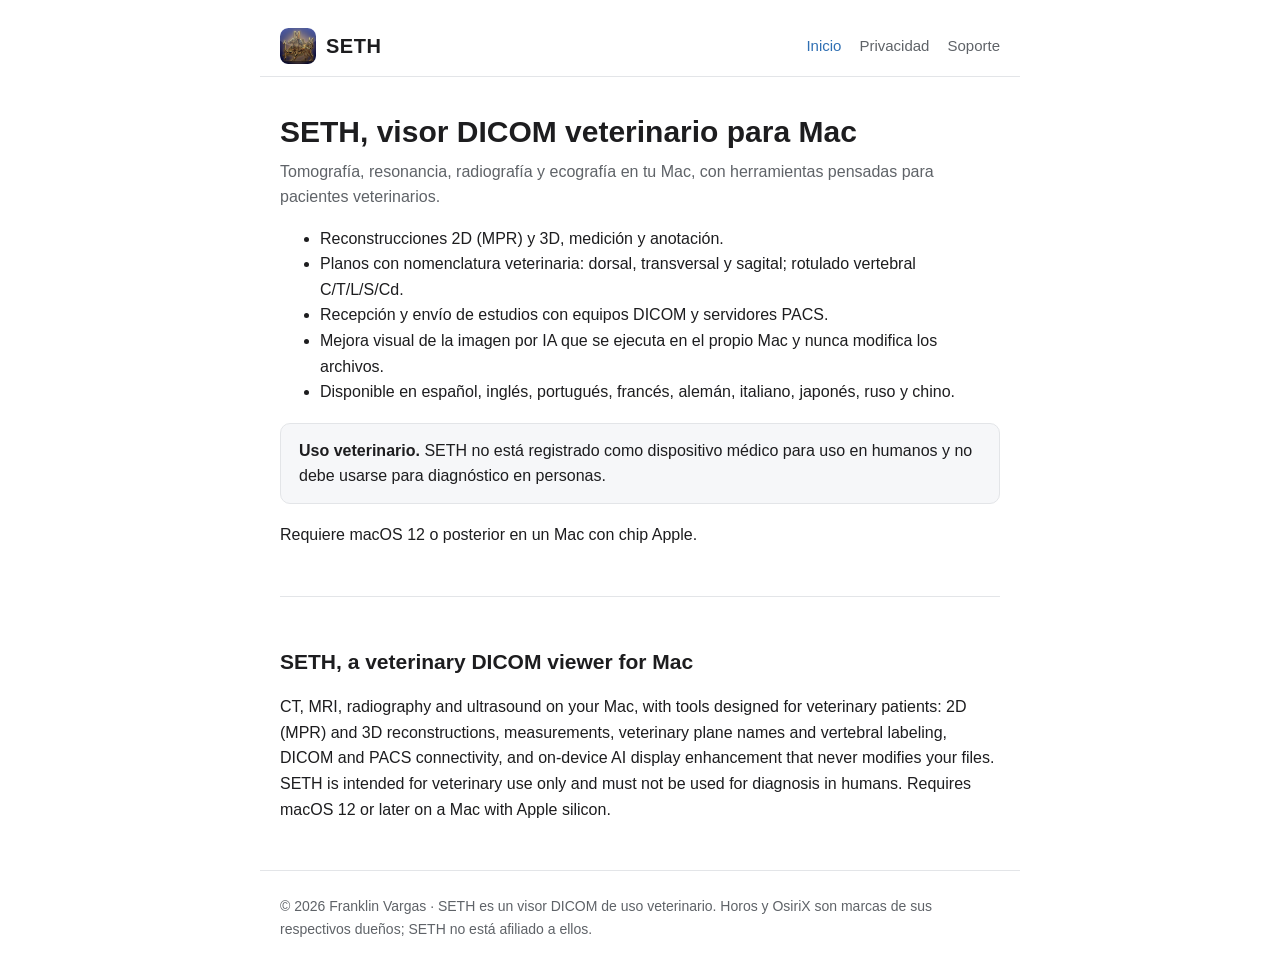
<file: index.html>
<!doctype html>
<html lang="es">
<head>
<meta charset="utf-8">
<meta name="viewport" content="width=device-width, initial-scale=1">
<title>SETH — visor DICOM veterinario para Mac</title>
<meta name="description" content="Visor DICOM para macOS pensado para medicina veterinaria.">
<link rel="icon" href="icono.png">
<link rel="stylesheet" href="estilo.css">
</head>
<body>
<header>
  <a class="marca" href="./"><img src="icono.png" alt="">SETH</a>
  <nav><a href="./" aria-current="page">Inicio</a><a href="privacidad.html">Privacidad</a><a href="soporte.html">Soporte</a></nav>
</header>
<main>
<h1>SETH, visor DICOM veterinario para Mac</h1>
<p class="sub">Tomografía, resonancia, radiografía y ecografía en tu Mac, con herramientas pensadas para pacientes veterinarios.</p>
<ul>
  <li>Reconstrucciones 2D (MPR) y 3D, medición y anotación.</li>
  <li>Planos con nomenclatura veterinaria: dorsal, transversal y sagital; rotulado vertebral C/T/L/S/Cd.</li>
  <li>Recepción y envío de estudios con equipos DICOM y servidores PACS.</li>
  <li>Mejora visual de la imagen por IA que se ejecuta en el propio Mac y nunca modifica los archivos.</li>
  <li>Disponible en español, inglés, portugués, francés, alemán, italiano, japonés, ruso y chino.</li>
</ul>
<div class="caja"><strong>Uso veterinario.</strong> SETH no está registrado como dispositivo médico para uso en humanos y no debe usarse para diagnóstico en personas.</div>
<p>Requiere macOS 12 o posterior en un Mac con chip Apple.</p>
<hr>
<h2 lang="en">SETH, a veterinary DICOM viewer for Mac</h2>
<p lang="en">CT, MRI, radiography and ultrasound on your Mac, with tools designed for veterinary patients: 2D (MPR) and 3D reconstructions, measurements, veterinary plane names and vertebral labeling, DICOM and PACS connectivity, and on-device AI display enhancement that never modifies your files. SETH is intended for veterinary use only and must not be used for diagnosis in humans. Requires macOS 12 or later on a Mac with Apple silicon.</p>
</main>
<footer>© 2026 Franklin Vargas · SETH es un visor DICOM de uso veterinario. Horos y OsiriX son marcas de sus respectivos dueños; SETH no está afiliado a ellos.</footer>
</body>
</html>
</file>
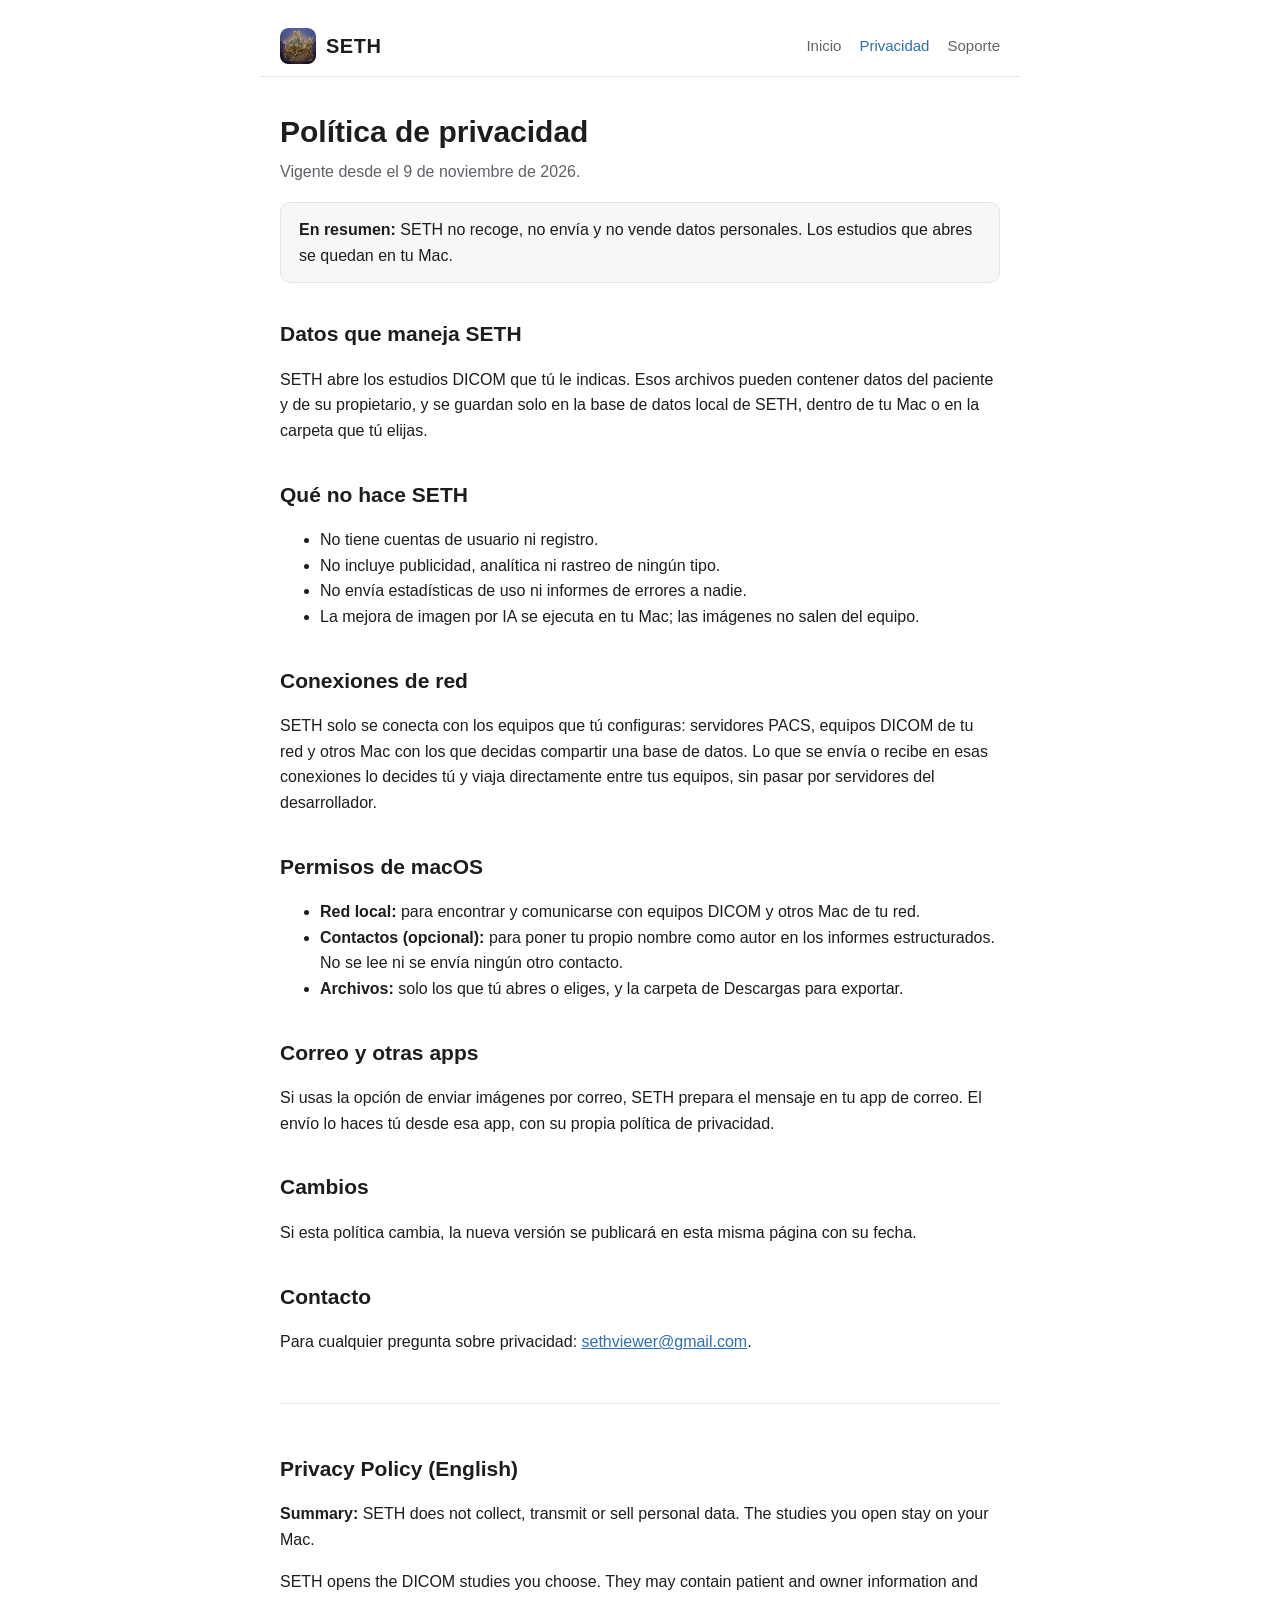
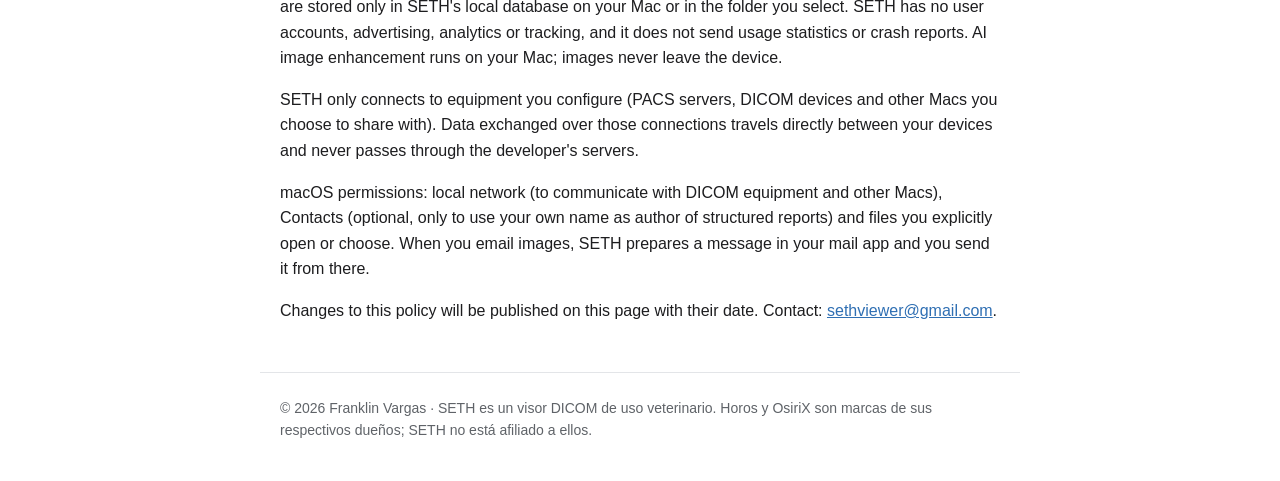
<file: privacidad.html>
<!doctype html>
<html lang="es">
<head>
<meta charset="utf-8">
<meta name="viewport" content="width=device-width, initial-scale=1">
<title>Política de privacidad — SETH</title>
<meta name="description" content="Qué datos usa SETH y qué hace con ellos.">
<link rel="icon" href="icono.png">
<link rel="stylesheet" href="estilo.css">
</head>
<body>
<header>
  <a class="marca" href="./"><img src="icono.png" alt="">SETH</a>
  <nav><a href="./">Inicio</a><a href="privacidad.html" aria-current="page">Privacidad</a><a href="soporte.html">Soporte</a></nav>
</header>
<main>
<h1>Política de privacidad</h1>
<p class="sub">Vigente desde el 9 de noviembre de 2026.</p>
<div class="caja"><strong>En resumen:</strong> SETH no recoge, no envía y no vende datos personales. Los estudios que abres se quedan en tu Mac.</div>
<h2>Datos que maneja SETH</h2>
<p>SETH abre los estudios DICOM que tú le indicas. Esos archivos pueden contener datos del paciente y de su propietario, y se guardan solo en la base de datos local de SETH, dentro de tu Mac o en la carpeta que tú elijas.</p>
<h2>Qué no hace SETH</h2>
<ul>
  <li>No tiene cuentas de usuario ni registro.</li>
  <li>No incluye publicidad, analítica ni rastreo de ningún tipo.</li>
  <li>No envía estadísticas de uso ni informes de errores a nadie.</li>
  <li>La mejora de imagen por IA se ejecuta en tu Mac; las imágenes no salen del equipo.</li>
</ul>
<h2>Conexiones de red</h2>
<p>SETH solo se conecta con los equipos que tú configuras: servidores PACS, equipos DICOM de tu red y otros Mac con los que decidas compartir una base de datos. Lo que se envía o recibe en esas conexiones lo decides tú y viaja directamente entre tus equipos, sin pasar por servidores del desarrollador.</p>
<h2>Permisos de macOS</h2>
<ul>
  <li><strong>Red local:</strong> para encontrar y comunicarse con equipos DICOM y otros Mac de tu red.</li>
  <li><strong>Contactos (opcional):</strong> para poner tu propio nombre como autor en los informes estructurados. No se lee ni se envía ningún otro contacto.</li>
  <li><strong>Archivos:</strong> solo los que tú abres o eliges, y la carpeta de Descargas para exportar.</li>
</ul>
<h2>Correo y otras apps</h2>
<p>Si usas la opción de enviar imágenes por correo, SETH prepara el mensaje en tu app de correo. El envío lo haces tú desde esa app, con su propia política de privacidad.</p>
<h2>Cambios</h2>
<p>Si esta política cambia, la nueva versión se publicará en esta misma página con su fecha.</p>
<h2>Contacto</h2>
<p>Para cualquier pregunta sobre privacidad: <a href="mailto:sethviewer@gmail.com">sethviewer@gmail.com</a>.</p>
<hr>
<h2 lang="en">Privacy Policy (English)</h2>
<div lang="en">
<p><strong>Summary:</strong> SETH does not collect, transmit or sell personal data. The studies you open stay on your Mac.</p>
<p>SETH opens the DICOM studies you choose. They may contain patient and owner information and are stored only in SETH's local database on your Mac or in the folder you select. SETH has no user accounts, advertising, analytics or tracking, and it does not send usage statistics or crash reports. AI image enhancement runs on your Mac; images never leave the device.</p>
<p>SETH only connects to equipment you configure (PACS servers, DICOM devices and other Macs you choose to share with). Data exchanged over those connections travels directly between your devices and never passes through the developer's servers.</p>
<p>macOS permissions: local network (to communicate with DICOM equipment and other Macs), Contacts (optional, only to use your own name as author of structured reports) and files you explicitly open or choose. When you email images, SETH prepares a message in your mail app and you send it from there.</p>
<p>Changes to this policy will be published on this page with their date. Contact: <a href="mailto:sethviewer@gmail.com">sethviewer@gmail.com</a>.</p>
</div>
</main>
<footer>© 2026 Franklin Vargas · SETH es un visor DICOM de uso veterinario. Horos y OsiriX son marcas de sus respectivos dueños; SETH no está afiliado a ellos.</footer>
</body>
</html>
</file>
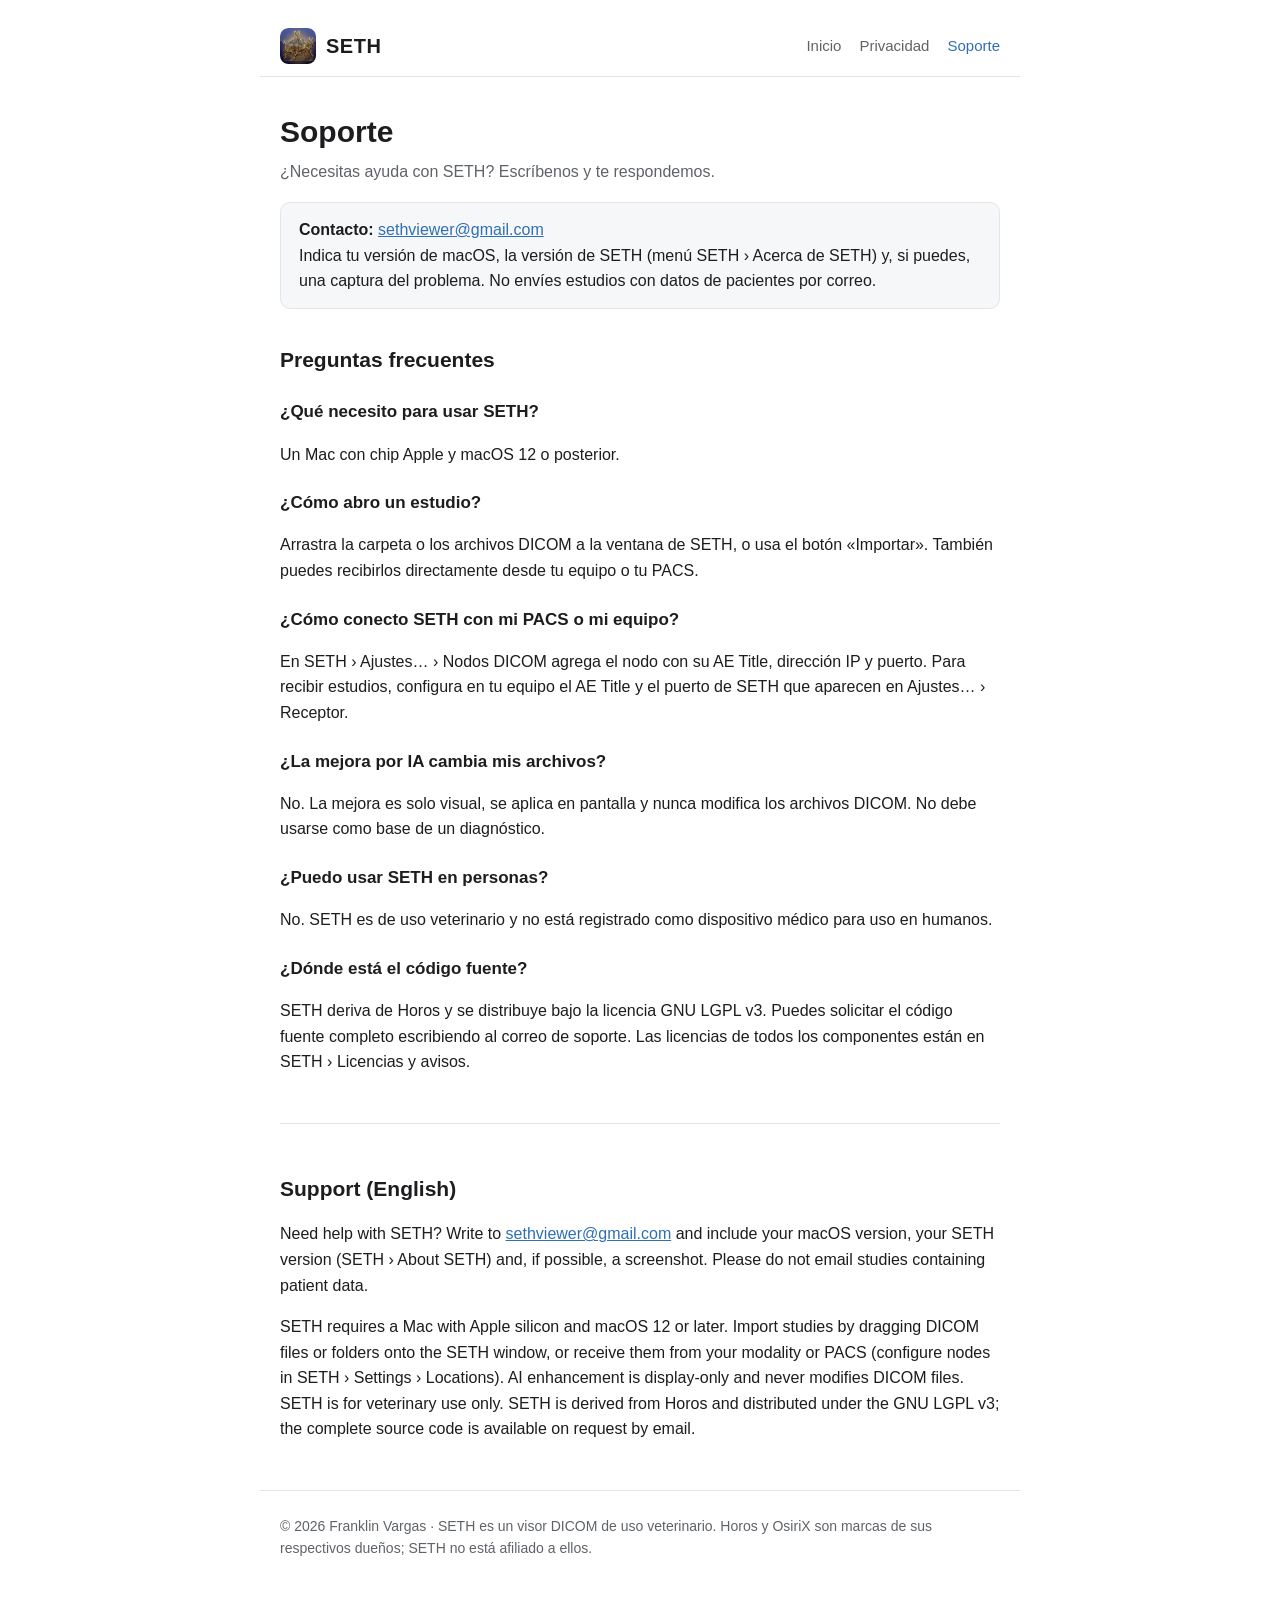
<file: soporte.html>
<!doctype html>
<html lang="es">
<head>
<meta charset="utf-8">
<meta name="viewport" content="width=device-width, initial-scale=1">
<title>Soporte — SETH</title>
<meta name="description" content="Ayuda y contacto para SETH.">
<link rel="icon" href="icono.png">
<link rel="stylesheet" href="estilo.css">
</head>
<body>
<header>
  <a class="marca" href="./"><img src="icono.png" alt="">SETH</a>
  <nav><a href="./">Inicio</a><a href="privacidad.html">Privacidad</a><a href="soporte.html" aria-current="page">Soporte</a></nav>
</header>
<main>
<h1>Soporte</h1>
<p class="sub">¿Necesitas ayuda con SETH? Escríbenos y te respondemos.</p>
<div class="caja"><strong>Contacto:</strong> <a href="mailto:sethviewer@gmail.com">sethviewer@gmail.com</a><br>Indica tu versión de macOS, la versión de SETH (menú SETH › Acerca de SETH) y, si puedes, una captura del problema. No envíes estudios con datos de pacientes por correo.</div>
<h2>Preguntas frecuentes</h2>
<h3>¿Qué necesito para usar SETH?</h3>
<p>Un Mac con chip Apple y macOS 12 o posterior.</p>
<h3>¿Cómo abro un estudio?</h3>
<p>Arrastra la carpeta o los archivos DICOM a la ventana de SETH, o usa el botón «Importar». También puedes recibirlos directamente desde tu equipo o tu PACS.</p>
<h3>¿Cómo conecto SETH con mi PACS o mi equipo?</h3>
<p>En SETH › Ajustes… › Nodos DICOM agrega el nodo con su AE Title, dirección IP y puerto. Para recibir estudios, configura en tu equipo el AE Title y el puerto de SETH que aparecen en Ajustes… › Receptor.</p>
<h3>¿La mejora por IA cambia mis archivos?</h3>
<p>No. La mejora es solo visual, se aplica en pantalla y nunca modifica los archivos DICOM. No debe usarse como base de un diagnóstico.</p>
<h3>¿Puedo usar SETH en personas?</h3>
<p>No. SETH es de uso veterinario y no está registrado como dispositivo médico para uso en humanos.</p>
<h3>¿Dónde está el código fuente?</h3>
<p>SETH deriva de Horos y se distribuye bajo la licencia GNU LGPL v3. Puedes solicitar el código fuente completo escribiendo al correo de soporte. Las licencias de todos los componentes están en SETH › Licencias y avisos.</p>
<hr>
<h2 lang="en">Support (English)</h2>
<div lang="en">
<p>Need help with SETH? Write to <a href="mailto:sethviewer@gmail.com">sethviewer@gmail.com</a> and include your macOS version, your SETH version (SETH › About SETH) and, if possible, a screenshot. Please do not email studies containing patient data.</p>
<p>SETH requires a Mac with Apple silicon and macOS 12 or later. Import studies by dragging DICOM files or folders onto the SETH window, or receive them from your modality or PACS (configure nodes in SETH › Settings › Locations). AI enhancement is display-only and never modifies DICOM files. SETH is for veterinary use only. SETH is derived from Horos and distributed under the GNU LGPL v3; the complete source code is available on request by email.</p>
</div>
</main>
<footer>© 2026 Franklin Vargas · SETH es un visor DICOM de uso veterinario. Horos y OsiriX son marcas de sus respectivos dueños; SETH no está afiliado a ellos.</footer>
</body>
</html>
</file>
<file: estilo.css>
:root{--fondo:#ffffff;--texto:#1d1d1f;--suave:#5f6368;--acento:#2f6fb3;--borde:#e3e5e8;--caja:#f6f7f9}
@media (prefers-color-scheme:dark){:root{--fondo:#111214;--texto:#ececee;--suave:#a4a8ae;--acento:#6fa8e6;--borde:#2a2d31;--caja:#1a1c1f}}
*{box-sizing:border-box}
body{margin:0;background:var(--fondo);color:var(--texto);font:16px/1.6 -apple-system,BlinkMacSystemFont,"Segoe UI",Helvetica,Arial,sans-serif}
header,main,footer{max-width:760px;margin:0 auto;padding:0 20px}
header{display:flex;align-items:center;justify-content:space-between;padding-top:28px;padding-bottom:12px;border-bottom:1px solid var(--borde)}
header a.marca{display:flex;align-items:center;gap:10px;color:var(--texto);text-decoration:none;font-weight:700;font-size:20px;letter-spacing:.5px}
header img{width:36px;height:36px}
nav a{color:var(--suave);text-decoration:none;margin-left:18px;font-size:15px}
nav a:hover,nav a[aria-current]{color:var(--acento)}
h1{font-size:30px;line-height:1.25;margin:36px 0 8px}
h2{font-size:21px;margin:34px 0 6px}
h3{font-size:17px;margin:22px 0 4px}
p,li{color:var(--texto)}
.sub{color:var(--suave);margin-top:0}
.caja{background:var(--caja);border:1px solid var(--borde);border-radius:10px;padding:14px 18px;margin:18px 0}
.idioma{font-size:14px;color:var(--suave);margin-top:12px}
.idioma a{color:var(--acento)}
hr{border:0;border-top:1px solid var(--borde);margin:48px 0}
a{color:var(--acento)}
footer{color:var(--suave);font-size:14px;padding-top:24px;padding-bottom:40px;border-top:1px solid var(--borde);margin-top:48px}
@media (max-width:560px){header{flex-direction:column;align-items:flex-start;gap:8px}nav a{margin:0 14px 0 0}h1{font-size:25px}}
</file>
